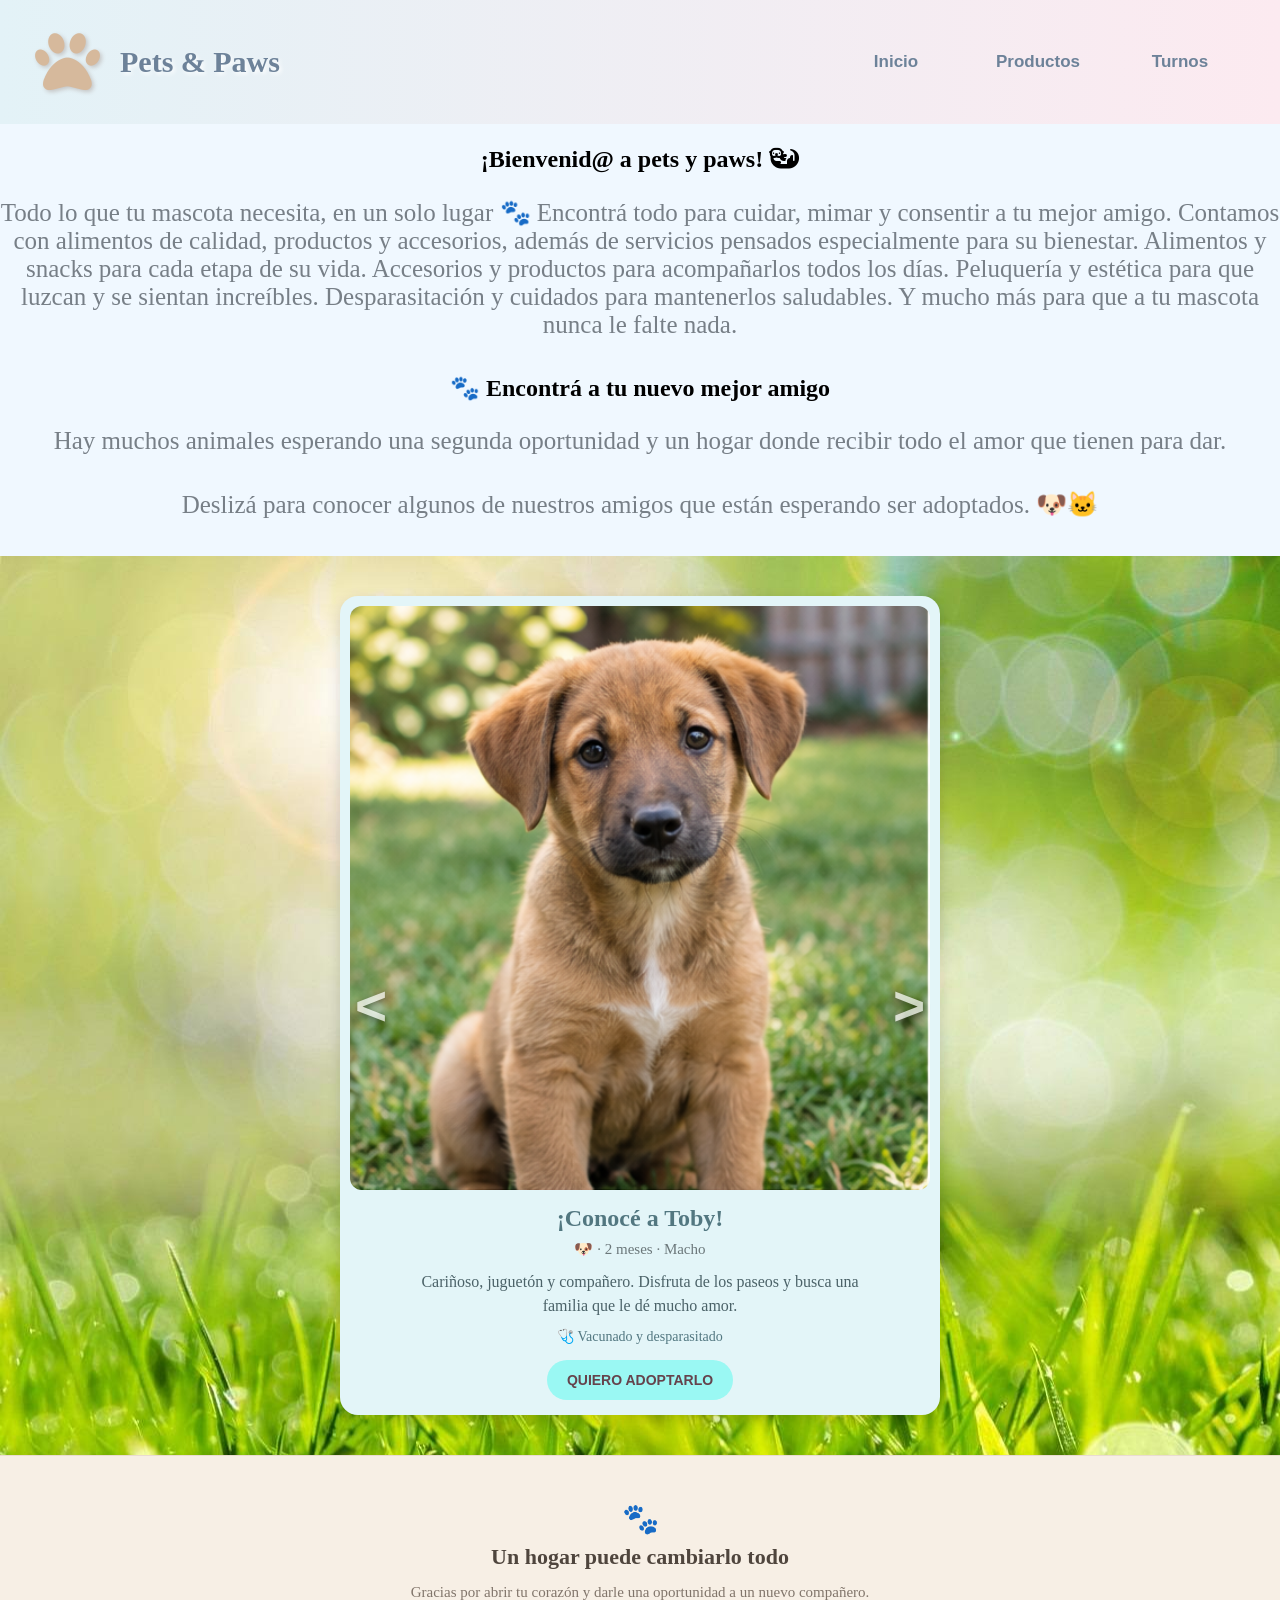
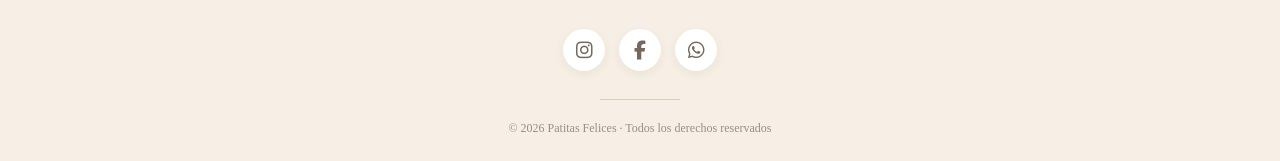
<file: index.html>
<!DOCTYPE html>
<html lang="en">
<head>
    <meta charset="UTF-8">
    <meta name="viewport" content="width=device-width, initial-scale=1.0">
    <title></title>
    <link rel="stylesheet" href="https://cdnjs.cloudflare.com/ajax/libs/font-awesome/6.5.2/css/all.min.css">
    <link rel="stylesheet" href="assets/Style.css">
    <script src="assets/ScriptCarrusel.js" defer></script>
</head>
<body id="principal">
    <!-- Cabecera -->
    <header>
        <i class="fa-solid fa-paw"></i> 
        <p id="logo">Pets & Paws</p>
        <!-- Menú -->
        <nav>
        <div class="menu"><a href=""class="text-menu" ><p>Inicio</p></a> </div>
        
        <div class="menu"><a href="Articulo/index.html" class="text-menu"><p>Productos</p></a> </div>
       
        <div class="menu"><a href="Contacto/index.html" class="text-menu"><p>Turnos</p></a> </div>
        
    </nav>
    </header>
<!-- Main -->
    <main> 
         <section id="sectionDescripcion">
<h1>¡Bienvenid@ a pets y paws! <i class="fa-solid fa-otter"></i></h1>
    <p class="descripcion">Todo lo que tu mascota necesita, en un solo lugar 🐾

Encontrá todo para cuidar, mimar y consentir a tu mejor amigo. Contamos con alimentos de calidad, productos y accesorios, además de servicios pensados especialmente para su bienestar.

 Alimentos y snacks para cada etapa de su vida.
 Accesorios y productos para acompañarlos todos los días.
 Peluquería y estética para que luzcan y se sientan increíbles.
 Desparasitación y cuidados para mantenerlos saludables.
Y mucho más para que a tu mascota nunca le falte nada.
</p>
   

    <h2 style="text-align: center;">🐾 Encontrá a tu nuevo mejor amigo</h2>
    <p class="descripcion">Hay muchos animales esperando una segunda oportunidad y un hogar donde recibir todo el amor que tienen para dar.</p>
    <p class="descripcion">Deslizá para conocer algunos de nuestros amigos que están esperando ser adoptados. 🐶🐱</p>

</section>

<section id="sectionCarrusel">
<div class="carrusel">

    <button class="anterior" type="button">&lt;</button>

    <img src="./Imagenes/Adoptar1.png" alt="Animalito en adopción">
    
    <h3 class="nombre"></h3>
    <p class="datos"></p>
    <p class="descripcionAnimal"></p>
    <p class="salud"></p>

    <a href="Contacto/index.html" style="text-decoration: none;"><button class="adoptar" >QUIERO ADOPTARLO</button></a>

    <button class="siguiente" type="button">&gt;</button>
    </div>
</section>
</main>

<!-- Pie de página -->
  
<footer class="footer" style="margin: 0;">
    <div class="footer-content">

        <div class="footer-paw">🐾</div>

        <h3>Un hogar puede cambiarlo todo</h3>

        <p>
            Gracias por abrir tu corazón y darle una oportunidad a un nuevo compañero.
        </p>

        <div class="social-icons" aria-hidden="true">
            <span class="social-icon">
                <i class="fa-brands fa-instagram"></i>
            </span>

            <span class="social-icon">
                <i class="fa-brands fa-facebook-f"></i>
            </span>

            <span class="social-icon">
                <i class="fa-brands fa-whatsapp"></i>
            </span>
        </div>

        <div class="footer-line"></div>

        <span class="copyright">
            © 2026 Patitas Felices · Todos los derechos reservados
        </span>

    </div>
</footer>

    
    
</body>
</html>
</file>
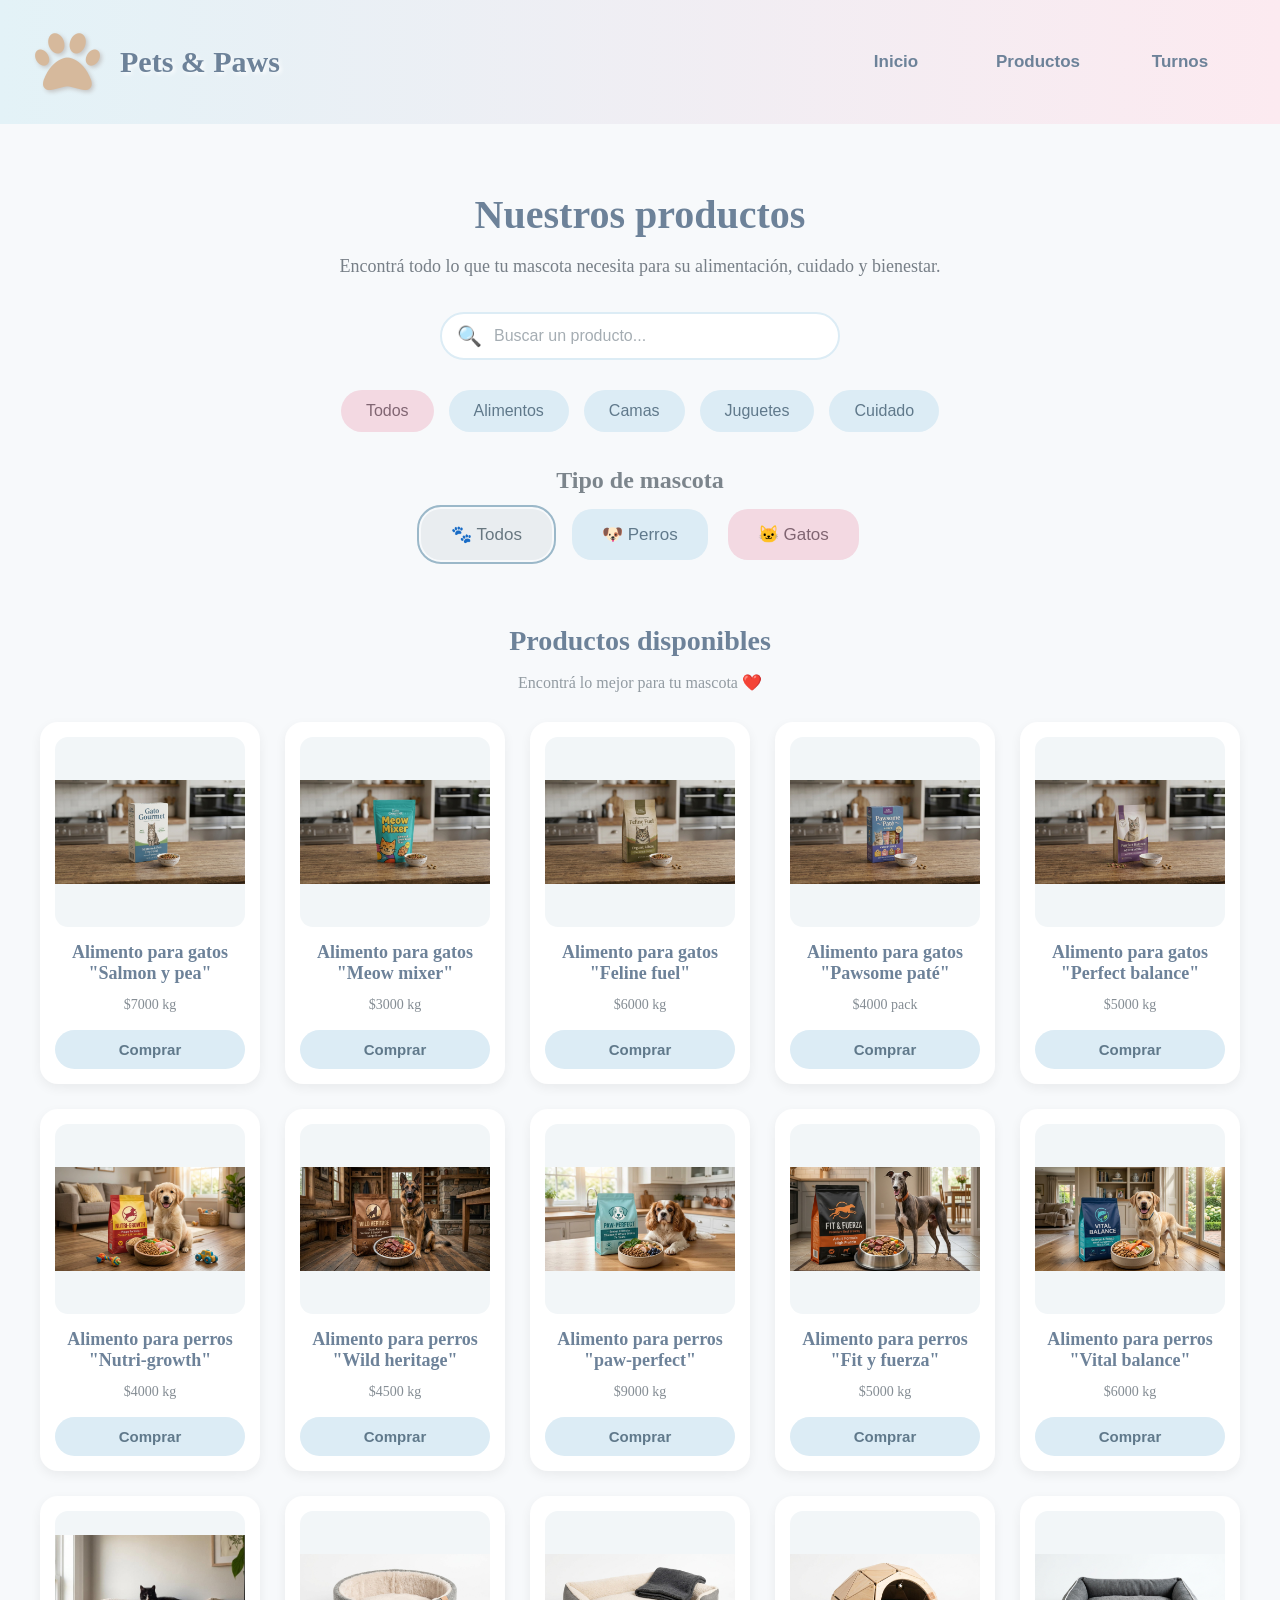
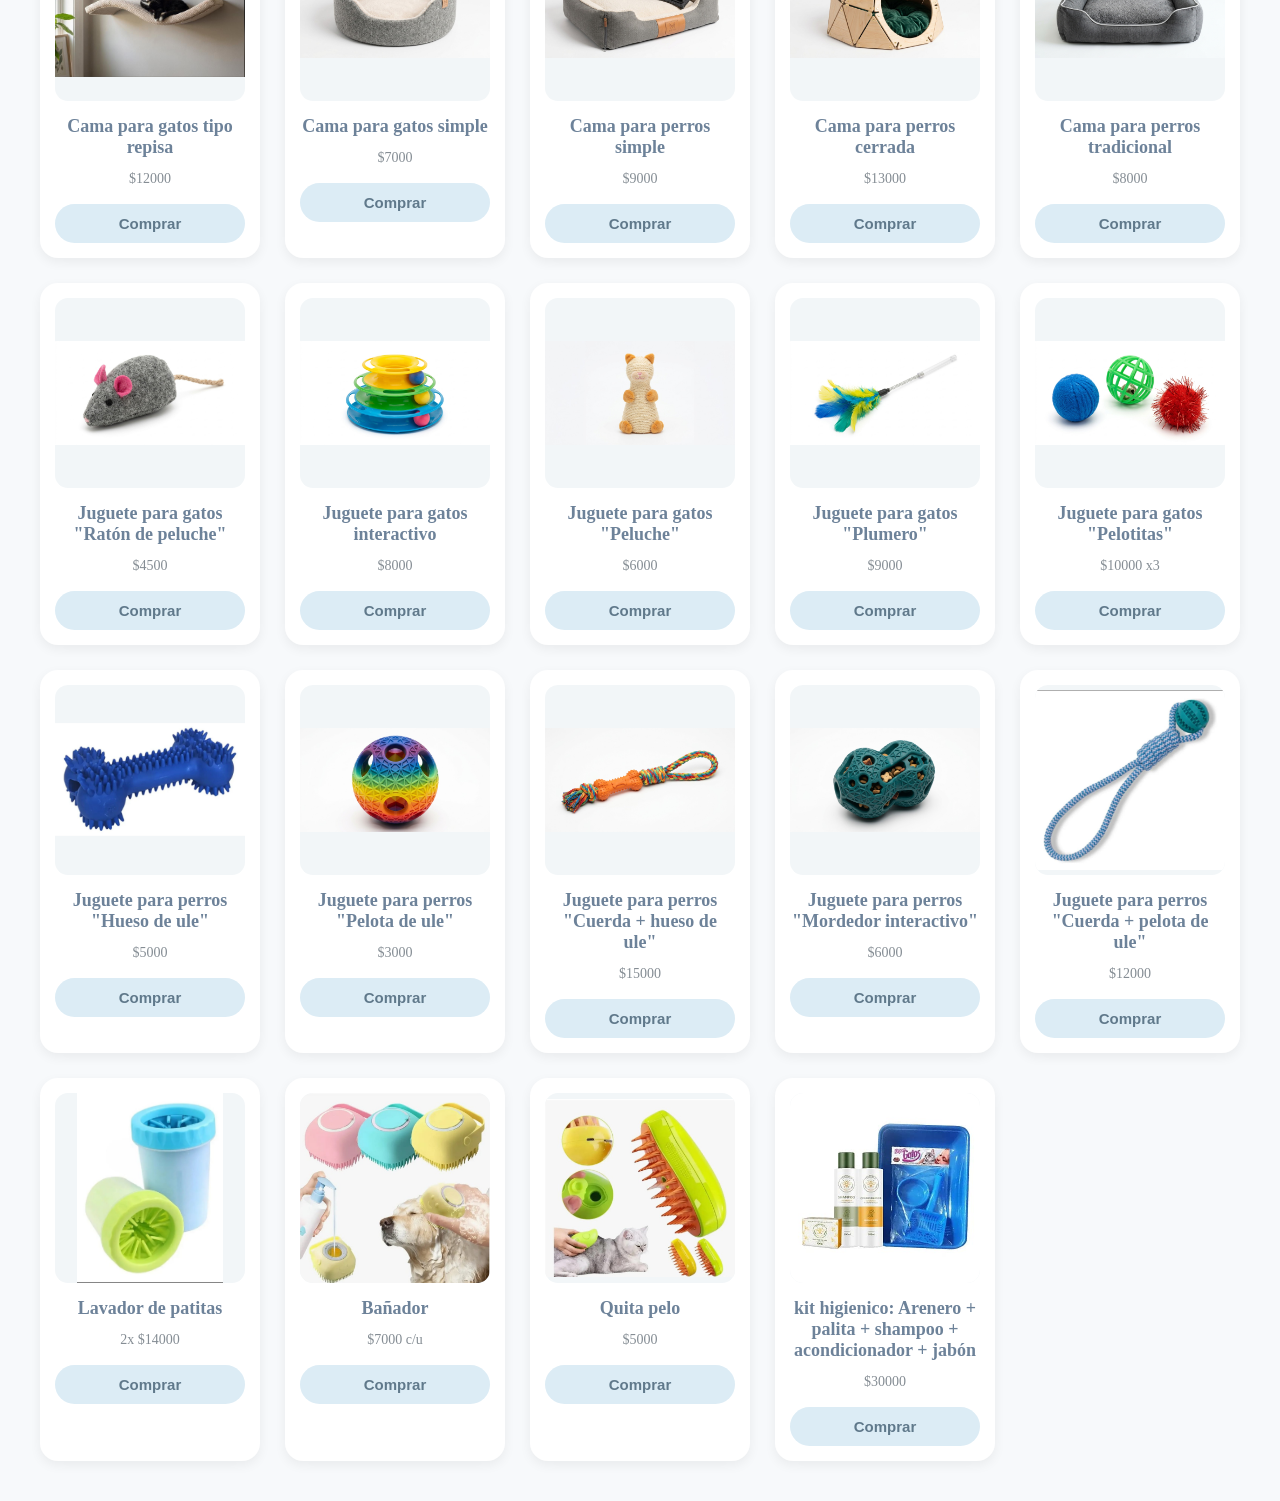
<file: Articulo/index.html>
<!DOCTYPE html>
<html lang="es">
<head>
    <meta charset="UTF-8">
    <meta name="viewport" content="width=device-width, initial-scale=1.0">
    <title>Productos | Pets & Paws</title>

    <link rel="stylesheet" href="https://cdnjs.cloudflare.com/ajax/libs/font-awesome/6.5.2/css/all.min.css">
    <link rel="stylesheet" href="../assets/Style.css">
    <script src="../assets/ScriptProductos.js" defer></script>
</head>

<body id="articulo">

    <!-- Cabecera -->
    <header>
        <i class="fa-solid fa-paw"></i>
        <p id="logo">Pets & Paws</p>

        <nav>
            <div class="menu">
                <a href="../index.html" class="text-menu"><p>Inicio</p></a>
            </div>
            <hr>
            <div class="menu">
                <a href="" class="text-menu"><p>Productos</p></a>
            </div>
            <hr>
            <div class="menu">
                <a href="../Contacto/index.html" class="text-menu"><p>Turnos</p></a>
            </div>
        </nav>
    </header>

    <main class="productos-page">

        <h1>Nuestros productos</h1>

        <p class="descripcion">
            Encontrá todo lo que tu mascota necesita para su alimentación,
            cuidado y bienestar.
        </p>

        <!-- Buscador -->
        <div class="busqueda">
            <span>🔍</span>
            <input type="text" id="buscarProducto"
                   placeholder="Buscar un producto...">
        </div>

        <!-- Filtros por categoría -->
        <div class="categorias">

            <button class="categoria activa" data-categoria="todos">Todos</button>
            <button class="categoria" data-categoria="alimentos">Alimentos</button>
            <button class="categoria" data-categoria="camas">Camas</button>
            <button class="categoria" data-categoria="juguetes">Juguetes</button>
            <button class="categoria" data-categoria="cuidado">Cuidado</button>

        </div>

        <!-- Filtros por mascota -->
        <div class="tipo-mascota">

            <h2>Tipo de mascota</h2>

            <div class="animales">

                <button class="animal activo" data-mascota="todos">
                    🐾 Todos
                </button>

                <button class="animal perro" data-mascota="perro">
                    🐶 Perros
                </button>

                <button class="animal gato" data-mascota="gato">
                    🐱 Gatos
                </button>

            </div>

        </div>

        <!-- Productos -->
        <section class="contenedor-productos">

            <div class="encabezado-productos">
                <h2>Productos disponibles</h2>
                <p>Encontrá lo mejor para tu mascota ❤️</p>
            </div>

            <div class="grilla-productos" id="grillaProductos">

                <!-- ALIMENTOS PARA GATOS -->

                <article class="tarjeta-producto"
                    data-categoria="alimentos" data-mascota="gato">
                    <div class="imagen-producto">
                        <img src="../Imagenes/Alimento-Gato1.jpeg" alt="Alimento para gatos">
                    </div>
                    <h3>Alimento para gatos "Salmon y pea"</h3>
                    <p>$7000 kg</p>
                      <button class="botonComprar">Comprar</button>
                </article>

                <article class="tarjeta-producto"
                    data-categoria="alimentos" data-mascota="gato">
                    <div class="imagen-producto">
                        <img src="../Imagenes/Alimento-Gato2.jpeg" alt="Alimento para gatos">
                    </div>
                    <h3>Alimento para gatos "Meow mixer"</h3>
                    <p>$3000 kg</p>
                    <button class="botonComprar">Comprar</button>
                </article>

                <article class="tarjeta-producto"
                    data-categoria="alimentos" data-mascota="gato">
                    <div class="imagen-producto">
                        <img src="../Imagenes/Alimento-Gato3.jpeg" alt="Alimento para gatos">
                    </div>
                    <h3>Alimento para gatos "Feline fuel"</h3>
                    <p>$6000 kg</p>
                    <button class="botonComprar">Comprar</button>
                </article>

                <article class="tarjeta-producto"
                    data-categoria="alimentos" data-mascota="gato">
                    <div class="imagen-producto">
                        <img src="../Imagenes/Alimento-Gato4.jpeg" alt="Alimento para gatos">
                    </div>
                    <h3>Alimento para gatos "Pawsome paté"</h3>
                    <p>$4000 pack</p>
                    <button class="botonComprar">Comprar</button>
                </article>

                <article class="tarjeta-producto"
                    data-categoria="alimentos" data-mascota="gato">
                    <div class="imagen-producto">
                        <img src="../Imagenes/Alimento-Gato5.jpeg" alt="Alimento para gatos">
                    </div>
                    <h3>Alimento para gatos "Perfect balance"</h3>
                    <p>$5000 kg</p>
                    <button class="botonComprar">Comprar</button>
                </article>


                <!-- ALIMENTOS PARA PERROS -->

                <article class="tarjeta-producto"
                    data-categoria="alimentos" data-mascota="perro">
                    <div class="imagen-producto">
                        <img src="../Imagenes/Alimento-Perro1.jpeg" alt="Alimento para perros">
                    </div>
                    <h3>Alimento para perros "Nutri-growth"</h3>
                    <p>$4000 kg</p>
                    <button class="botonComprar">Comprar</button>
                </article>

                <article class="tarjeta-producto"
                    data-categoria="alimentos" data-mascota="perro">
                    <div class="imagen-producto">
                        <img src="../Imagenes/Alimento-Perro2.jpeg" alt="Alimento para perros">
                    </div>
                    <h3>Alimento para perros "Wild heritage"</h3>
                    <p>$4500 kg</p>
                    <button class="botonComprar">Comprar</button>
                </article>

                <article class="tarjeta-producto"
                    data-categoria="alimentos" data-mascota="perro">
                    <div class="imagen-producto">
                        <img src="../Imagenes/Alimento-Perro3.jpeg" alt="Alimento para perros">
                    </div>
                    <h3>Alimento para perros "paw-perfect"</h3>
                    <p>$9000 kg</p>
                    <button class="botonComprar">Comprar</button>
                </article>

                <article class="tarjeta-producto"
                    data-categoria="alimentos" data-mascota="perro">
                    <div class="imagen-producto">
                        <img src="../Imagenes/Alimento-Perro4.jpeg" alt="Alimento para perros">
                    </div>
                    <h3>Alimento para perros "Fit y fuerza"</h3>
                    <p>$5000 kg</p>
                    <button class="botonComprar">Comprar</button>
                </article>

                <article class="tarjeta-producto"
                    data-categoria="alimentos" data-mascota="perro">
                    <div class="imagen-producto">
                        <img src="../Imagenes/Alimento-Perro5.jpeg" alt="Alimento para perros">
                    </div>
                    <h3>Alimento para perros "Vital balance"</h3>
                    <p>$6000 kg</p>
                    <button class="botonComprar">Comprar</button>
                </article>


                <!-- CAMAS PARA GATOS -->

                <article class="tarjeta-producto"
                    data-categoria="camas" data-mascota="gato">
                    <div class="imagen-producto">
                        <img src="../Imagenes/Cama-Gato1.jpeg" alt="Cama para gatos">
                    </div>
                    <h3>Cama para gatos tipo repisa</h3>
                    <p>$12000</p>
                    <button class="botonComprar">Comprar</button>
                </article>

                <article class="tarjeta-producto"
                    data-categoria="camas" data-mascota="gato">
                    <div class="imagen-producto">
                        <img src="../Imagenes/Cama-Gato2.jpeg" alt="Cama para gatos">
                    </div>
                    <h3>Cama para gatos simple</h3>
                    <p>$7000</p>
                    <button class="botonComprar">Comprar</button>
                </article>


                <!-- CAMAS PARA PERROS -->

                <article class="tarjeta-producto"
                    data-categoria="camas" data-mascota="perro">
                    <div class="imagen-producto">
                        <img src="../Imagenes/Cama-Perro1.jpeg" alt="Cama para perros">
                    </div>
                    <h3>Cama para perros simple</h3>
                    <p>$9000</p>
                    <button class="botonComprar">Comprar</button>
                </article>

                <article class="tarjeta-producto"
                    data-categoria="camas" data-mascota="perro">
                    <div class="imagen-producto">
                        <img src="../Imagenes/Cama-Perro2.jpeg" alt="Cama para perros">
                    </div>
                    <h3>Cama para perros cerrada</h3>
                    <p>$13000</p>
                    <button class="botonComprar">Comprar</button>
                </article>

                <article class="tarjeta-producto"
                    data-categoria="camas" data-mascota="perro">
                    <div class="imagen-producto">
                        <img src="../Imagenes/Cama-Perro3.jpeg" alt="Cama para perros">
                    </div>
                    <h3>Cama para perros tradicional</h3>
                    <p>$8000</p>
                    <button class="botonComprar">Comprar</button>
                </article>


                <!-- JUGUETES PARA GATOS -->

                <article class="tarjeta-producto"
                    data-categoria="juguetes" data-mascota="gato">
                    <div class="imagen-producto">
                        <img src="../Imagenes/Juguete-Gato1.jpeg" alt="Juguete para gatos">
                    </div>
                    <h3>Juguete para gatos "Ratón de peluche"</h3>
                    <p>$4500</p>
                    <button class="botonComprar">Comprar</button>
                </article>

                <article class="tarjeta-producto"
                    data-categoria="juguetes" data-mascota="gato">
                    <div class="imagen-producto">
                        <img src="../Imagenes/Juguete-Gato2.jpeg" alt="Juguete para gatos">
                    </div>
                    <h3>Juguete para gatos interactivo</h3>
                    <p>$8000</p>
                    <button class="botonComprar">Comprar</button>
                </article>

                <article class="tarjeta-producto"
                    data-categoria="juguetes" data-mascota="gato">
                    <div class="imagen-producto">
                        <img src="../Imagenes/Juguete-Gato3.jpeg" alt="Juguete para gatos">
                    </div>
                    <h3>Juguete para gatos "Peluche"</h3>
                    <p>$6000</p>
                    <button class="botonComprar">Comprar</button>
                </article>

                <article class="tarjeta-producto"
                    data-categoria="juguetes" data-mascota="gato">
                    <div class="imagen-producto">
                        <img src="../Imagenes/Juguete-Gato4.jpeg" alt="Juguete para gatos">
                    </div>
                    <h3>Juguete para gatos "Plumero"</h3>
                    <p>$9000</p>
                    <button class="botonComprar">Comprar</button>
                </article>

                <article class="tarjeta-producto"
                    data-categoria="juguetes" data-mascota="gato">
                    <div class="imagen-producto">
                        <img src="../Imagenes/Juguete-Gato5.jpeg" alt="Juguete para gatos">
                    </div>
                    <h3>Juguete para gatos "Pelotitas"</h3>
                    <p>$10000 x3</p>
                    <button class="botonComprar">Comprar</button>
                </article>


                <!-- JUGUETES PARA PERROS -->

                <article class="tarjeta-producto"
                    data-categoria="juguetes" data-mascota="perro">
                    <div class="imagen-producto">
                        <img src="../Imagenes/Juguete-Perro1.jpeg" alt="Juguete para perros">
                    </div>
                    <h3>Juguete para perros "Hueso de ule"</h3>
                    <p>$5000</p>
                    <button class="botonComprar">Comprar</button>
                </article>

                <article class="tarjeta-producto"
                    data-categoria="juguetes" data-mascota="perro">
                    <div class="imagen-producto">
                        <img src="../Imagenes/Juguete-Perro2.jpeg" alt="Juguete para perros">
                    </div>
                    <h3>Juguete para perros "Pelota de ule"</h3>
                    <p>$3000</p>
                    <button class="botonComprar">Comprar</button>
                </article>

                <article class="tarjeta-producto"
                    data-categoria="juguetes" data-mascota="perro">
                    <div class="imagen-producto">
                        <img src="../Imagenes/Juguete-Perro3.jpeg" alt="Juguete para perros">
                    </div>
                    <h3>Juguete para perros "Cuerda + hueso de ule"</h3>
                    <p>$15000</p>
                    <button class="botonComprar">Comprar</button>
                </article>

                <article class="tarjeta-producto"
                    data-categoria="juguetes" data-mascota="perro">
                    <div class="imagen-producto">
                        <img src="../Imagenes/Juguete-Perro4.jpeg" alt="Juguete para perros">
                    </div>
                    <h3>Juguete para perros "Mordedor interactivo"</h3>
                    <p>$6000</p>
                    <button class="botonComprar">Comprar</button>
                </article>

                <article class="tarjeta-producto"
                    data-categoria="juguetes" data-mascota="perro">
                    <div class="imagen-producto">
                        <img src="../Imagenes/Juguete-Perro5.jpeg" alt="Juguete para perros">
                    </div>
                    <h3>Juguete para perros "Cuerda + pelota de ule"</h3>
                    <p>$12000</p>
                    <button class="botonComprar">Comprar</button>
                </article>


                <!-- HIGIENE PARA PERROS -->

                <article class="tarjeta-producto"
                    data-categoria="cuidado" data-mascota="perro">
                    <div class="imagen-producto">
                        <img src="../Imagenes/Producto-Higiene.jpeg" alt="Producto de higiene para perros">
                    </div>
                    <h3>Lavador de patitas</h3>
                    <p>2x $14000</p>
                    <button class="botonComprar">Comprar</button>
                </article>

                <article class="tarjeta-producto"
                    data-categoria="cuidado" data-mascota="perro">
                    <div class="imagen-producto">
                        <img src="../Imagenes/Producto-Higiene3.jpeg" alt="Producto de higiene para perros">
                    </div>
                    <h3>Bañador</h3>
                    <p>$7000 c/u</p>
                    <button class="botonComprar">Comprar</button>
                </article>


                <!-- HIGIENE PARA GATOS -->

                <article class="tarjeta-producto"
                    data-categoria="cuidado" data-mascota="gato">
                    <div class="imagen-producto">
                        <img src="../Imagenes/Producto-Higiene2.jpeg" alt="Producto de higiene para gatos">
                    </div>
                    <h3>Quita pelo</h3>
                    <p>$5000</p>
                    <button class="botonComprar">Comprar</button>
                </article>

                <article class="tarjeta-producto"
                    data-categoria="cuidado" data-mascota="gato">
                    <div class="imagen-producto">
                        <img src="../Imagenes/Producto-Higiene4.jpeg" alt="Producto de higiene para gatos">
                    </div>
                    <h3>kit higienico: Arenero + palita + shampoo + acondicionador + jabón</h3>
                    <p>$30000</p>
                    <button class="botonComprar">Comprar</button>
                </article>

            </div>

            <!-- Aviso de nuevos productos -->
            <div class="aviso-productos" id="avisoProductos">
                <span class="estrella">✦</span>
                <div>
                    <h3>¡Nuevos productos pronto!</h3>
                    <p>Estamos preparando más opciones para tu mascota.</p>
                </div>
                <span class="estrella">✧</span>
            </div>

            <!-- Mensaje cuando no hay coincidencias -->
            <p class="sin-resultados" id="sinResultados">
                No encontramos productos que coincidan con tu búsqueda.
            </p>

        </section>

    </main>

</body>
</html>
</file>
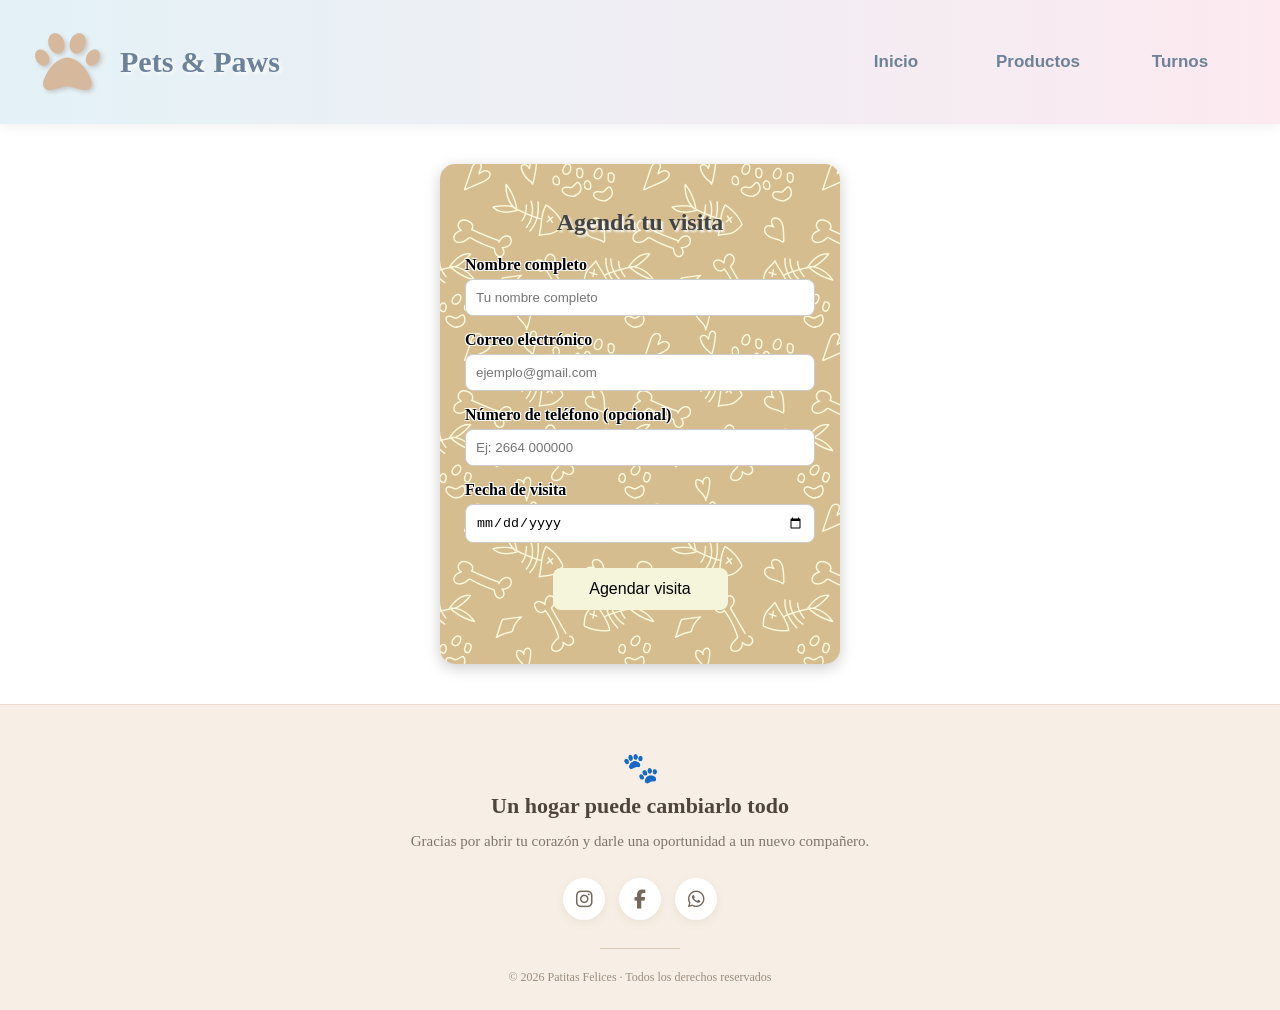
<file: Contacto/index.html>
<!DOCTYPE html>
<html lang="en">
<head>
    <meta charset="UTF-8">
    <meta name="viewport" content="width=device-width, initial-scale=1.0">
    <title></title>
    <link rel="stylesheet" href="https://cdnjs.cloudflare.com/ajax/libs/font-awesome/6.5.2/css/all.min.css">
    <link rel="stylesheet" href="../assets/Style.css">
    <script src="../assets/ScriptFormulario.js" defer></script>
</head>
<body id="contacto">
    <!-- Cabecera -->
    <header>
        <i class="fa-solid fa-paw"></i> 
        <p id="logo">Pets & Paws</p>
        <!-- Menú -->
        <nav>
        <div class="menu"><a href="../index.html "class="text-menu"><p>Inicio</p></a></div>
        <hr>
        <div class="menu"><a href="../Articulo/index.html" class="text-menu"><p >Productos</p></a></div>
        <hr>
        <div class="menu"><a href="" class="text-menu"><p >Turnos</p></a></div>
        
    </nav>
    </header>
 <section>
    
<form class = "formulario" novalidate autocomplete="off">

     <h2>Agendá tu visita</h2> 
     <label for="nombre">Nombre completo</label> 
     <input type="text" id="nombre" name="nombre" placeholder="Tu nombre completo"> 
     <label for="correo">Correo electrónico</label>
      <input type="email" id="correo" name="correo" placeholder="ejemplo@gmail.com"> 
      <label for="telefono">Número de teléfono (opcional)</label> 
      <input type="tel" id="telefono" name="telefono" placeholder="Ej: 2664 000000">
       <label for="fecha">Fecha de visita</label> 
       <input type="date" id="fecha" name="fecha">
        <button type="submit">Agendar visita</button>

     </form>
    <div id="mensajeEnviado" class="mensajeEnviado" style="display: none;">
    <h2>¡Formulario enviado! 😁</h2>
    <p>
        Le enviaremos a su correo el horario disponible para su consulta
        según la fecha elegida 
    </p>
</div>
   </section>
   <!-- Pie de página -->
  
<footer class="footer" style="margin: 0;">
    <div class="footer-content">

        <div class="footer-paw">🐾</div>

        <h3>Un hogar puede cambiarlo todo</h3>

        <p>
            Gracias por abrir tu corazón y darle una oportunidad a un nuevo compañero.
        </p>

        <div class="social-icons" aria-hidden="true">
            <span class="social-icon">
                <i class="fa-brands fa-instagram"></i>
            </span>

            <span class="social-icon">
                <i class="fa-brands fa-facebook-f"></i>
            </span>

            <span class="social-icon">
                <i class="fa-brands fa-whatsapp"></i>
            </span>
        </div>

        <div class="footer-line"></div>

        <span class="copyright">
            © 2026 Patitas Felices · Todos los derechos reservados
        </span>

    </div>
</footer>

</body>
</html>
</file>
<file: assets/Style.css>
/* GENERAL */

header {
    display: flex;
    align-items: center;
    gap: 20px;
    padding: 15px 35px;
    background: linear-gradient(90deg, #e3f2f7, #fceaf0);
    box-shadow: 0 3px 12px rgba(0, 0, 0, 0.06);
}


header #logo {
    font-size: 30px;
    font-weight: bold;
    text-shadow: 2px 2px 4px white;
    color: #6d8299;
}

header i {
    font-size: 65px;
    color: #d6b99c;
    text-shadow: 2px 2px 4px #c5c5c5;
}


nav {
    display: flex;
    align-items: center;
    justify-content: flex-end;
    gap: 12px;
    margin-left: auto;
    width: 50%;
    height: auto;
}


nav hr {
    display: none;
}


nav .menu {
    display: flex;
    justify-content: center;
    align-items: center;
    min-width: 100px;
    padding: 12px 15px;
    border-radius: 25px;
    transition: 0.3s;
}


nav .text-menu {
    font-size: 17px;
    font-family: 'Segoe UI', Tahoma, Geneva, Verdana, sans-serif;
    text-decoration: none;
    color: #6d8299;
    font-weight: 600;
}

nav .text-menu p {
    margin: 0;
}


nav .menu:hover {
    background-color: #f3d9e2;
    transform: translateY(-3px);
    box-shadow: 0 4px 10px rgba(0, 0, 0, 0.07);
}

nav .menu:hover .text-menu {
    color: #806572;
}
/* PÁGINA "PRINCIPAL" */

#principal{
    margin: 0;
    padding: 0;
   
}

#principal h1{
    text-align: center;  
}
#principal .descripcion{
    font-size: 25px;
    text-align: center;
}
#sectionDescripcion{
    background-color:aliceblue;
    padding-top: 2px;
    padding-bottom: 2px;
}
.carrusel {
    width: 600px;
    max-width: 100%;
    margin: 30px auto;
    position: relative;
    overflow: hidden;
    background-color: #e3f5f8;
    padding: 10px;
    border-radius: 18px;
    box-shadow: 0 5px 15px rgba(0, 0, 0, 0.15);
    box-sizing: border-box;
}

.carrusel img {
    display: block;
    width: 100%;
    height: auto;
    opacity: 1;
    transition: opacity 1s ease-in-out;
    border-radius: 12px;
}

.carrusel img.ocultar {
    opacity: 0;
}

.carrusel .anterior, .siguiente{
    position: absolute;
    top: 50%;
    transform: translateY(-50%);
    background: transparent;
    border: none;
    font-size: 55px;
    font-weight: bold;
    color: white;
    opacity: 0.7;
    text-shadow: 0 2px 6px rgba(0, 0, 0, 0.6);
    cursor: pointer;
    padding: 5px;
    line-height: 1;
    transition: opacity 0.3s ease;
}


.anterior {
    left: 10px;
}


.siguiente {
    right: 10px;
}

.carrusel button:hover {
    opacity: 1;
}


#sectionCarrusel{
    background-image: url("../Imagenes/fondoCarrusel.jpg");
    padding: 10px;
    
}

.carrusel .nombre {
    text-align: center;
    color: #527780;
    font-size: 24px;
    margin: 15px 0 8px;
}


.carrusel .datos {
    text-align: center;
    color: #6b777a;
    font-size: 15px;
    margin: 5px 0 12px;
}


.carrusel .descripcionAnimal {
    text-align: center;
    color: #4b6268;
    font-size: 16px;
    line-height: 1.5;
    margin: 10px auto;
    max-width: 450px;
}


.carrusel .salud {
    text-align: center;
    color: #527780;
    font-size: 14px;
    margin: 10px 0 15px;
}


.carrusel .adoptar {
    display: block;
    margin: 15px auto 5px;
    padding: 12px 20px;
    background-color: #9af8f3;
    color: #65434c;
    border: none;
    border-radius: 20px;
    font-size: 14px;
    font-weight: bold;
    cursor: pointer;
}


.carrusel .adoptar:hover {
    background-color: #6df0da;
}

/* PÁGINA ARTÍCULOS */

#articulo {
    margin: 0;
    padding: 0;
}

.productos-page {
    text-align: center;
    padding: 40px;
    background-color: #f7f9fb;
    min-height: 100vh;
}

.productos-page h1 {
    color: #6d8299;
    font-size: 40px;
    margin-bottom: 10px;
}

.descripcion {
    color: #777f87;
    font-size: 18px;
    margin-bottom: 35px;
}



.busqueda {
    display: flex;
    align-items: center;
    width: 400px;
    max-width: 100%;
    margin: 0 auto 30px;
    padding: 10px 15px;
    background-color: white;
    border: 2px solid #dcecf5;
    border-radius: 25px;
    box-sizing: border-box;
}

.busqueda span {
    font-size: 20px;
    margin-right: 10px;
}

.busqueda input {
    width: 100%;
    border: none;
    outline: none;
    font-size: 16px;
    color: #6d7378;
    background-color: transparent;
}

.busqueda input::placeholder {
    color: #a5adb3;
}



.categorias {
    display: flex;
    justify-content: center;
    flex-wrap: wrap;
    gap: 15px;
    margin-bottom: 35px;
}

.categoria {
    border: none;
    padding: 12px 25px;
    border-radius: 25px;
    background-color: #dcecf5;
    color: #60798b;
    font-size: 16px;
    cursor: pointer;
    transition: 0.3s;
}

.categoria:hover {
    background-color: #c8e1ee;
    transform: translateY(-2px);
}

.categoria.activa {
    background-color: #f3d9e2;
    color: #806572;
}



.tipo-mascota h2 {
    color: #7c858c;
    font-size: 24px;
    margin-bottom: 15px;
}

.animales {
    display: flex;
    justify-content: center;
    flex-wrap: wrap;
    gap: 20px;
}

.animal {
    border: none;
    padding: 15px 30px;
    border-radius: 20px;
    font-size: 17px;
    cursor: pointer;
    transition: 0.3s;
    background-color: #e9edf0;
    color: #687780;
}

.animal.perro {
    background-color: #dcecf5;
    color: #60798b;
}

.animal.gato {
    background-color: #f3d9e2;
    color: #806572;
}

.animal:hover {
    transform: translateY(-3px);
    box-shadow: 0 4px 10px rgba(0, 0, 0, 0.08);
}

.animal.activo {
    outline: 2px solid #9bb8c9;
    outline-offset: 2px;
}



.contenedor-productos {
    max-width: 1200px;
    margin: 65px auto 0;
}

.encabezado-productos {
    margin-bottom: 30px;
}

.encabezado-productos h2 {
    color: #6d8299;
    font-size: 28px;
    margin-bottom: 8px;
}

.encabezado-productos p {
    color: #929ba2;
    font-size: 16px;
}



.grilla-productos {
    display: grid;
    grid-template-columns: repeat(auto-fit, minmax(210px, 1fr));
    gap: 25px;
    align-items: stretch;
}



.tarjeta-producto {
    background-color: white;
    border-radius: 18px;
    padding: 15px;
    box-shadow: 0 4px 12px rgba(0, 0, 0, 0.06);
    transition: 0.3s;
    text-align: center;
    overflow: hidden;
}

.tarjeta-producto:hover {
    transform: translateY(-5px);
    box-shadow: 0 7px 18px rgba(0, 0, 0, 0.12);
}

.imagen-producto {
    width: 100%;
    height: 190px;
    background-color: #f2f6f8;
    border-radius: 13px;
    overflow: hidden;
    margin-bottom: 15px;
}

.imagen-producto img {
    width: 100%;
    height: 100%;
    object-fit: contain;
}

.tarjeta-producto h3 {
    color: #6d8299;
    font-size: 18px;
    margin: 10px 0;
}

.tarjeta-producto p {
    color: #858d94;
    font-size: 14px;
    line-height: 1.5;
    margin: 0;
}



.aviso-productos {
    display: none;
    background: linear-gradient(145deg, #fceaf0, #e7f3f9);
    border: 2px dashed #e2c4d0;
    border-radius: 18px;
    padding: 20px 12px;
    text-align: center;
    align-items: center;
    justify-content: center;
    flex-direction: column;
    gap: 10px;
    min-height: 220px;
    box-sizing: border-box;
}

.estrella {
    color: #d6a5b7;
    font-size: 32px;
}

.aviso-productos h3 {
    color: #806572;
    font-size: 17px;
    margin: 5px 0;
}

.aviso-productos p {
    color: #8b858a;
    font-size: 14px;
    line-height: 1.5;
    margin: 0;
}



.sin-resultados {
    display: none;
    color: #929ba2;
    font-size: 17px;
    margin-top: 40px;
}

.botonComprar {
    width: 100%;
    margin-top: 15px;
    padding: 11px;
    border: none;
    border-radius: 20px;

    background-color: #dcecf5;
    color: #60798b;

    font-size: 15px;
    font-weight: bold;
    cursor: pointer;

    transition: 0.3s;
}

.botonComprar:hover {
    background-color: #f3d9e2;
    color: #806572;
    transform: translateY(-2px);
    box-shadow: 0 4px 10px rgba(0, 0, 0, 0.08);
}

/* Página Contacto */
#contacto {
    margin: 0;
    padding: 0;
}

.formulario {
    width: 400px;
    min-height: 500px;
    margin: 40px auto;
    padding: 25px;
    box-sizing: border-box;

    background-image: url("../Imagenes/fondoFormulario.jpg");
    background-size: cover;
    background-position: center;

    border-radius: 15px;
    box-shadow: 0 4px 15px rgba(0, 0, 0, 0.2);
}

.formulario h2 {
    text-align: center;
    margin-bottom: 20px;
    color: #414442;
    text-shadow: 2px 2px 2px rgba(250, 250, 250, 0.986);
}

.formulario label {
    display: block;
    margin-top: 15px;
    margin-bottom: 5px;
    font-weight: bold;
    color: black;

    text-shadow:
        -1px -1px 0 white,
         1px -1px 0 white,
        -1px  1px 0 white,
         1px  1px 0 white;
}

.formulario input {
    width: 100%;
    padding: 10px;
    box-sizing: border-box;
    border: 1px solid #ccc;
    border-radius: 8px;
    background-color: white;
}

.formulario input:focus {
    outline: none;
    border-color: blanchedalmond;
}

.formulario button {
    display: block;
    width: 50%;
    margin: 25px auto 0;
    padding: 12px;

    border: none;
    border-radius: 8px;
    background-color: beige;
    color: black;

    font-size: 16px;
    cursor: pointer;
}

.formulario button:hover {
    background-color: bisque;
}

.spanError {
    display: block;
    min-height: 18px;
    color: red;
    text-align: right;

    text-shadow:
        -1px -1px 0 rgba(250, 192, 0, 0.719),
         1px -1px 0 white,
        -1px  1px 0 white,
         1px  1px 0 white;
}
.mensajeEnviado {
    width: 400px;
    margin: 40px auto;
    padding: 25px;
    box-sizing: border-box;
    text-align: center;

    background-color: #e3f5f8;
    border: 2px solid #f2d6d0;
    border-radius: 15px;

    box-shadow: 0 4px 15px rgba(0, 0, 0, 0.12);
}

.mensajeEnviado h2 {
    color: #414442;
    text-shadow: 2px 2px 2px rgba(255, 255, 255, 0.8);
}

.mensajeEnviado p {
    color: #414442;
    font-weight: bold;
    line-height: 1.6;
    text-shadow: 1px 1px 2px white;
}
/* pie de página */
.footer {
    background: #f7efe5;
    color: #5c5148;
    text-align: center;
    padding: 45px 20px 25px;
    margin-top: 60px;
    border-top: 1px solid #eadccf;
}

.footer-content {
    max-width: 700px;
    margin: 0 auto;
}

.footer-paw {
    font-size: 30px;
    margin-bottom: 8px;
}

.footer h3 {
    margin: 0 0 10px;
    font-size: 22px;
    font-weight: 700;
    color: #4f453d;
}

.footer p {
    margin: 0 auto 25px;
    max-width: 500px;
    font-size: 15px;
    line-height: 1.6;
    color: #81756b;
}


.social-icons {
    display: flex;
    justify-content: center;
    align-items: center;
    gap: 14px;
    margin-bottom: 28px;
}

.social-icon {
    width: 42px;
    height: 42px;
    border-radius: 50%;
    display: flex;
    justify-content: center;
    align-items: center;

    background: #ffffff;
    color: #75685d;

    font-size: 19px;

    box-shadow: 0 3px 10px rgba(80, 60, 40, 0.08);
}


.footer-line {
    width: 80px;
    height: 1px;
    background: #dccbb9;
    margin: 0 auto 18px;
}

.copyright {
    font-size: 12px;
    color: #9b8d80;
}

/* Adaptación a celulares */
@media (max-width: 500px) {
    .mensajeEnviado {
        width: 90%;
    }
}

@media (max-width: 500px) {
    .formulario {
        width: 90%;
        min-height: 500px;
        height: auto;
        padding: 20px;
    }

    .formulario button {
        width: 60%;
    }
}


@media (max-width: 600px) {

    .productos-page {
        padding: 25px 15px;
    }

    .productos-page h1 {
        font-size: 30px;
    }

    .categorias {
        gap: 10px;
    }

    .categoria {
        padding: 10px 16px;
        font-size: 14px;
    }

    .animal {
        padding: 12px 18px;
        font-size: 15px;
    }

    .grilla-productos {
        grid-template-columns: repeat(2, minmax(0, 1fr));
        gap: 12px;
    }

    .tarjeta-producto {
        padding: 10px;
    }

    .imagen-producto {
        height: 140px;
    }

    .tarjeta-producto h3 {
        font-size: 15px;
    }

    .tarjeta-producto p {
        font-size: 12px;
    }

    .aviso-productos {
        min-height: 190px;
        padding: 12px 8px;
    }

    .aviso-productos h3 {
        font-size: 14px;
    }

    .aviso-productos p {
        font-size: 12px;
    }
}

/* Adaptación del encabezado y menú a celulares */
@media (max-width: 600px) {

    header {
        flex-direction: column;
        align-items: center;
        gap: 5px;
        padding: 15px 10px;
    }

    header i {
        font-size: 50px;
    }

    header #logo {
        font-size: 26px;
        margin: 5px 0 10px;
    }

    nav {
        width: 100%;
        justify-content: center;
        gap: 8px;
        margin: 0;
    }

    nav .menu {
        flex: 1;
        padding: 12px 5px;
        border-radius: 20px;
        text-align: center;
    }

    nav .text-menu {
        font-size: 14px;
    }
}
</file>
